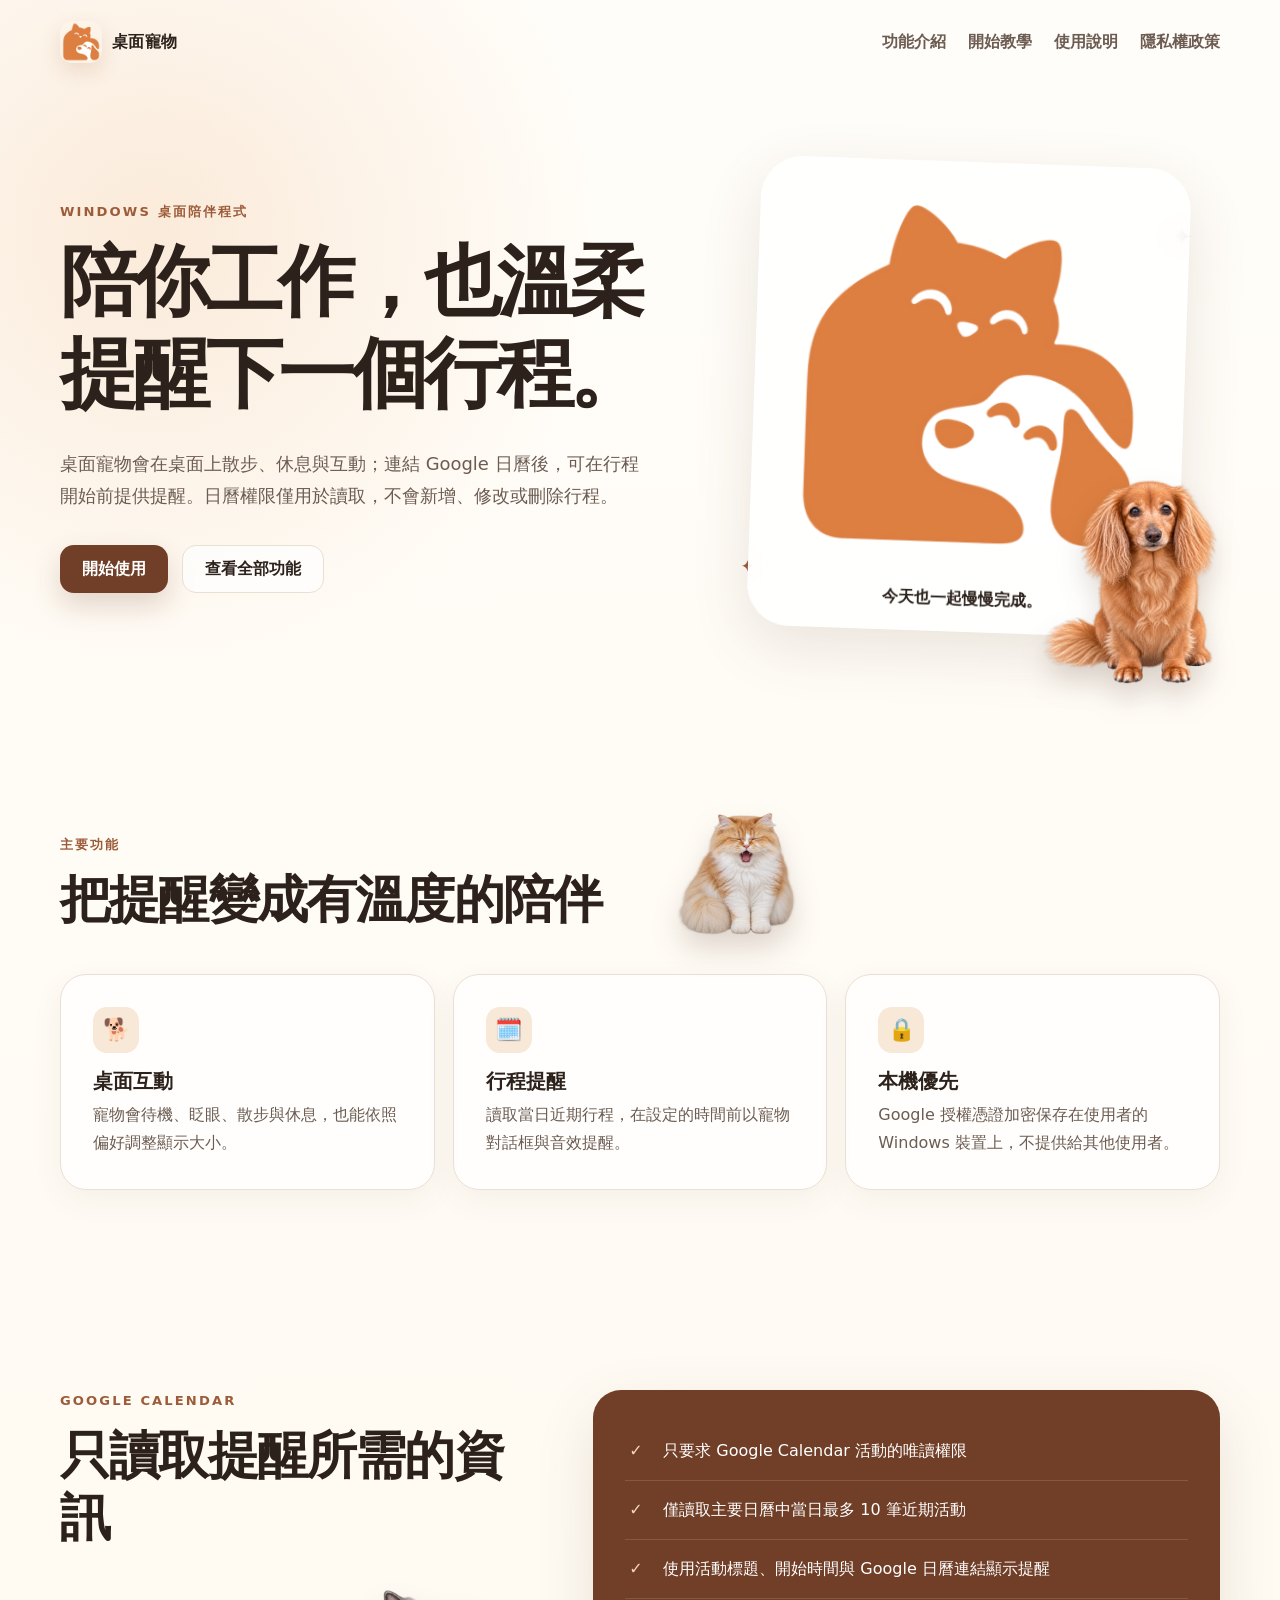
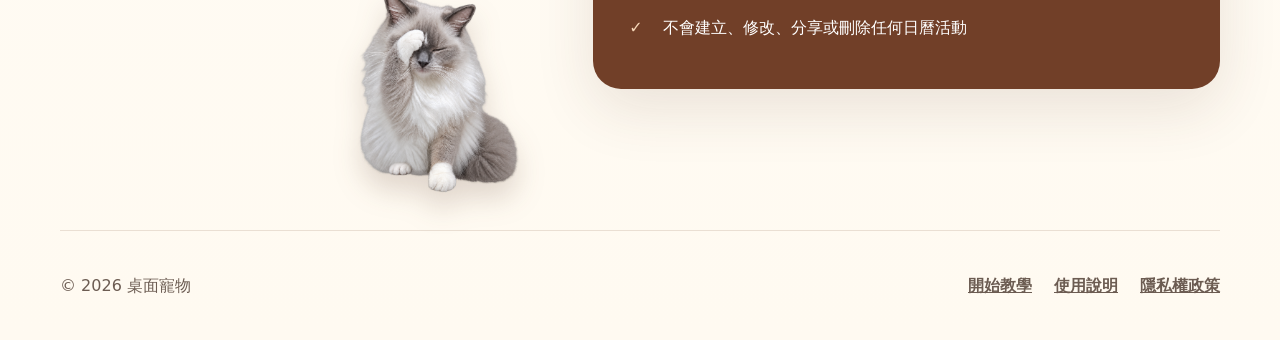
<file: index.html>
<!doctype html>
<html lang="zh-Hant">
<head>
  <meta charset="utf-8">
  <meta name="viewport" content="width=device-width, initial-scale=1">
  <meta name="description" content="ZIPET桌面寵物：在 Windows 桌面陪伴你，並以唯讀方式提供 Google 日曆行程提醒。">
  <title>桌面寵物</title>
  <link rel="stylesheet" href="./styles.css?v=20261027-2">
</head>
<body>
  <header class="site-header">
    <a class="brand" href="./" aria-label="桌面寵物首頁">
      <img class="brand-logo" src="./table-pet-logo.png" alt="">
      <span>桌面寵物</span>
    </a>
    <nav aria-label="主要導覽">
      <a href="./features.html">功能介紹</a>
      <a href="./tutorial.html">開始教學</a>
      <a href="./usage.html">使用說明</a>
      <a href="./privacy.html">隱私權政策</a>
    </nav>
  </header>

  <main>
    <section class="hero">
      <div class="hero-copy">
        <p class="eyebrow">Windows 桌面陪伴程式</p>
        <h1>陪你工作，也溫柔提醒下一個行程。</h1>
        <p class="lead">桌面寵物會在桌面上散步、休息與互動；連結 Google 日曆後，可在行程開始前提供提醒。日曆權限僅用於讀取，不會新增、修改或刪除行程。</p>
        <div class="hero-actions">
          <a class="button primary" href="./tutorial.html">開始使用</a>
          <a class="button secondary" href="./features.html">查看全部功能</a>
        </div>
      </div>
      <div class="pet-scene" aria-label="桌面寵物 Logo">
        <div class="logo-stage">
          <img class="hero-logo" src="./table-pet-logo.png" alt="橘色貓咪與臘腸狗組成的桌面寵物 Logo">
          <p>今天也一起慢慢完成。</p>
        </div>
        <img class="decorative-pet hero-dog" src="./pets/dachshund.webp" alt="金色長毛臘腸狗桌面寵物">
        <span class="spark s1" aria-hidden="true">✦</span>
        <span class="spark s2" aria-hidden="true">✦</span>
      </div>
    </section>

    <section id="features" class="section features-section">
      <div class="section-heading">
        <p class="eyebrow">主要功能</p>
        <h2>把提醒變成有溫度的陪伴</h2>
      </div>
      <img class="decorative-pet feature-cat" src="./pets/cream-cat.webp" alt="微笑的厭世橘白貓桌面寵物">
      <div class="feature-grid">
        <article>
          <span class="icon" aria-hidden="true">🐕</span>
          <h3>桌面互動</h3>
          <p>寵物會待機、眨眼、散步與休息，也能依照偏好調整顯示大小。</p>
        </article>
        <article>
          <span class="icon" aria-hidden="true">🗓️</span>
          <h3>行程提醒</h3>
          <p>讀取當日近期行程，在設定的時間前以寵物對話框與音效提醒。</p>
        </article>
        <article>
          <span class="icon" aria-hidden="true">🔒</span>
          <h3>本機優先</h3>
          <p>Google 授權憑證加密保存在使用者的 Windows 裝置上，不提供給其他使用者。</p>
        </article>
      </div>
    </section>

    <section id="calendar" class="section calendar-section">
      <div class="calendar-copy">
        <p class="eyebrow">Google Calendar</p>
        <h2>只讀取提醒所需的資訊</h2>
        <img class="decorative-pet calendar-joco" src="./pets/joco.webp" alt="正在洗臉的 JOCO 布偶貓桌面寵物">
      </div>
      <ul class="check-list">
        <li>只要求 Google Calendar 活動的唯讀權限</li>
        <li>僅讀取主要日曆中當日最多 10 筆近期活動</li>
        <li>使用活動標題、開始時間與 Google 日曆連結顯示提醒</li>
        <li>不會建立、修改、分享或刪除任何日曆活動</li>
      </ul>
    </section>
  </main>

  <footer>
    <p>© 2026 桌面寵物</p>
    <div class="footer-links">
      <a href="./tutorial.html">開始教學</a>
      <a href="./usage.html">使用說明</a>
      <a href="./privacy.html">隱私權政策</a>
    </div>
  </footer>
</body>
</html>
</file>
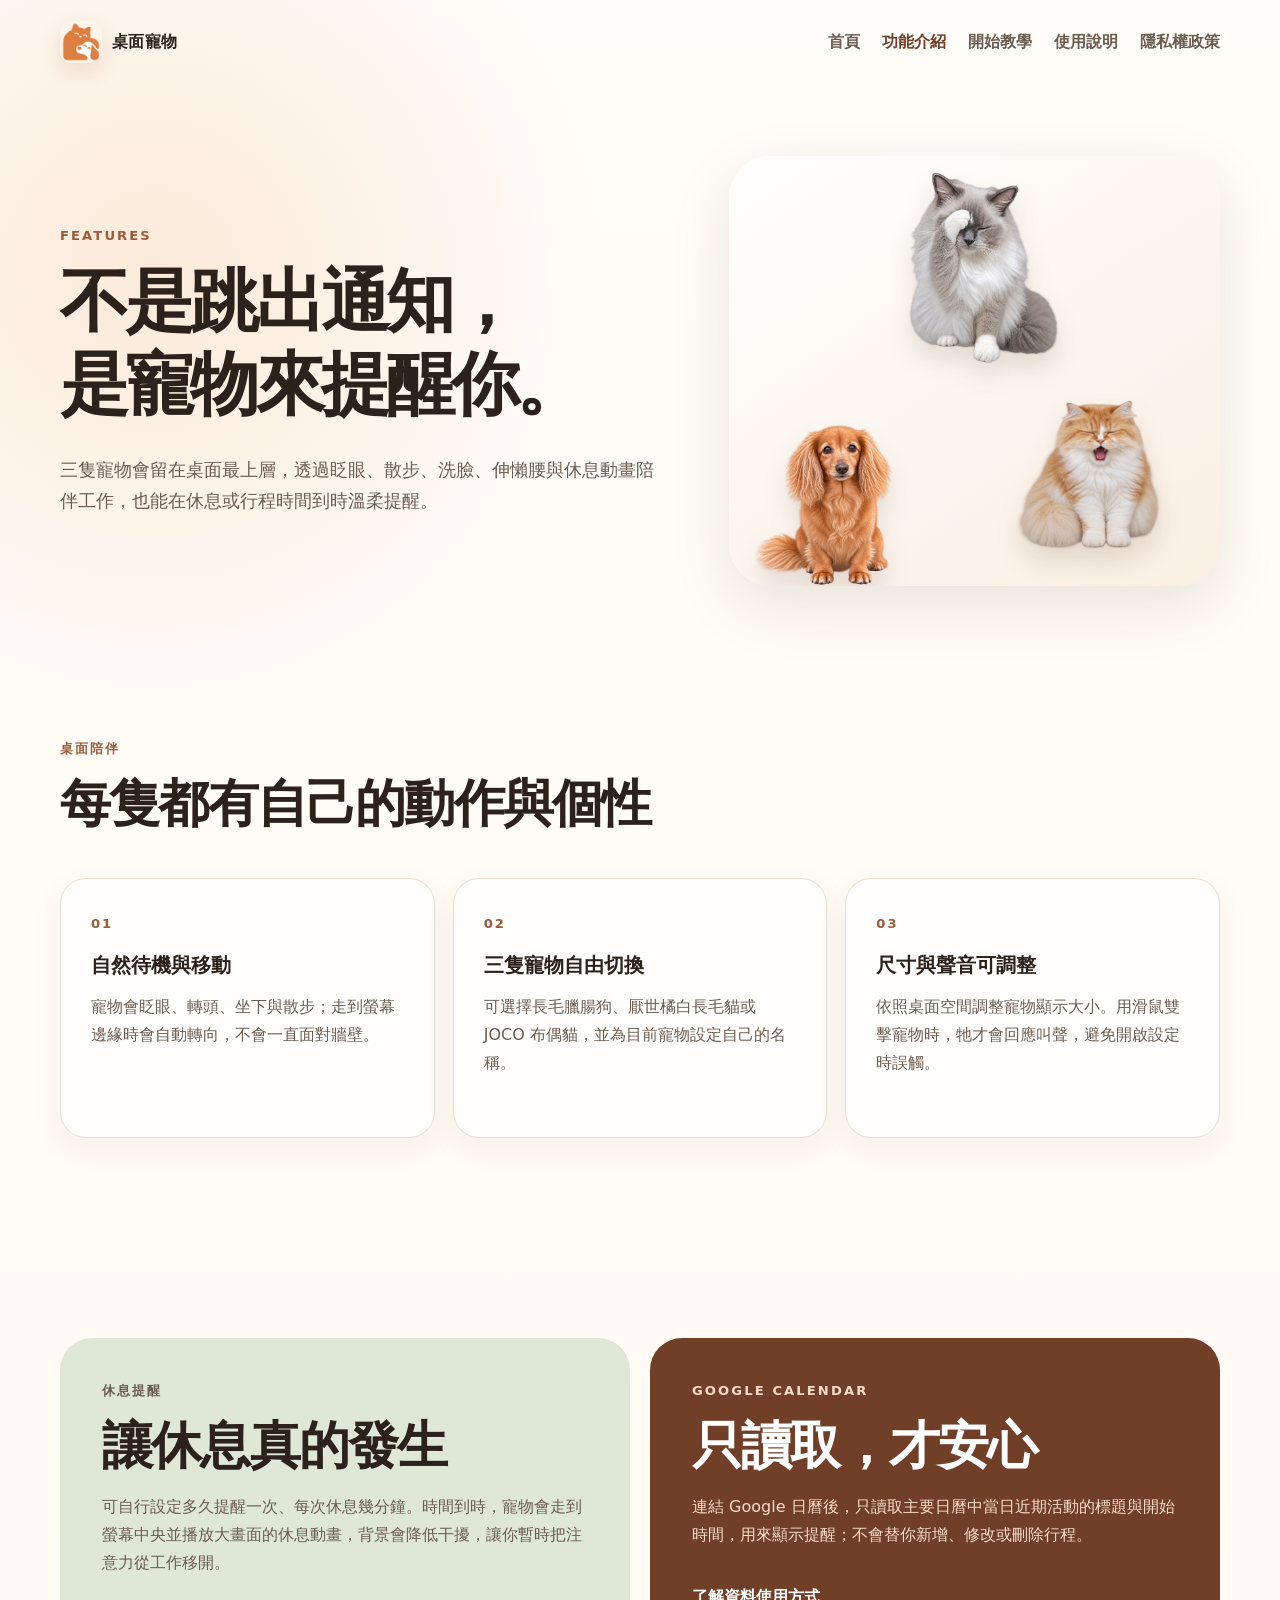
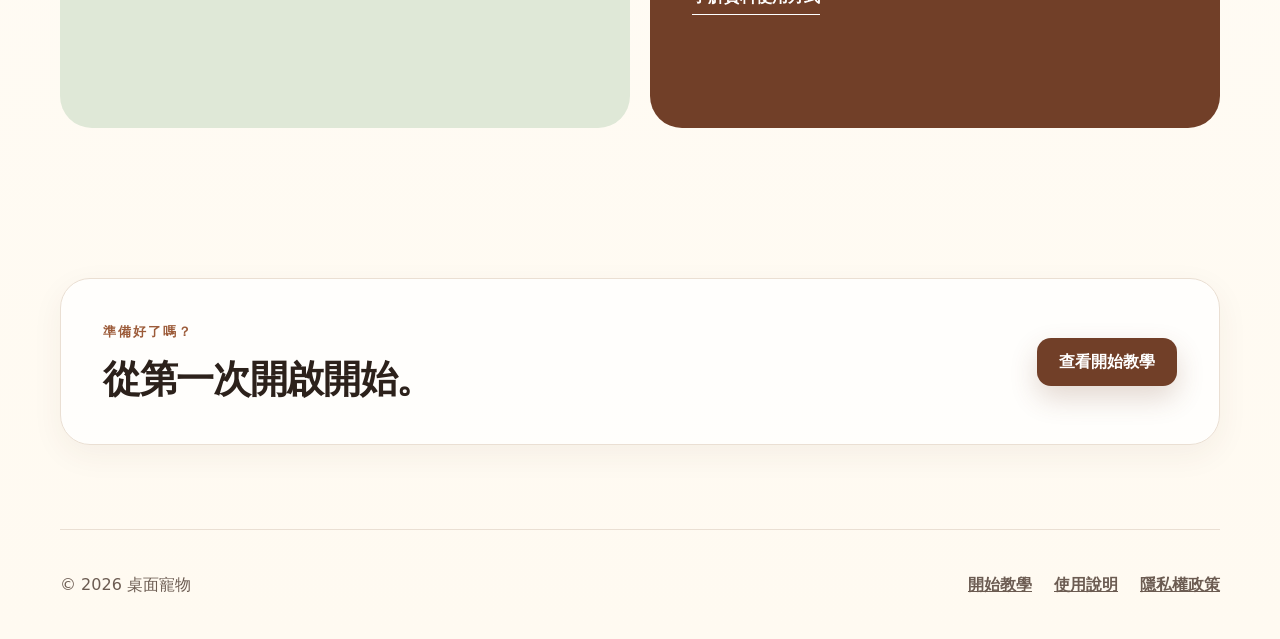
<file: features.html>
<!doctype html>
<html lang="zh-Hant">
<head>
  <meta charset="utf-8">
  <meta name="viewport" content="width=device-width, initial-scale=1">
  <meta name="description" content="ZIPET 桌面寵物功能介紹：三隻寵物、桌面互動、休息提醒、音效與 Google 日曆行程提醒。">
  <title>功能介紹｜桌面寵物</title>
  <link rel="stylesheet" href="./styles.css?v=20261027-2">
</head>
<body>
  <header class="site-header">
    <a class="brand" href="./" aria-label="返回桌面寵物首頁">
      <img class="brand-logo" src="./table-pet-logo.png" alt="">
      <span>桌面寵物</span>
    </a>
    <nav aria-label="主要導覽">
      <a href="./">首頁</a>
      <a aria-current="page" href="./features.html">功能介紹</a>
      <a href="./tutorial.html">開始教學</a>
      <a href="./usage.html">使用說明</a>
      <a href="./privacy.html">隱私權政策</a>
    </nav>
  </header>

  <main class="content-page">
    <section class="page-intro feature-intro">
      <div>
        <p class="eyebrow">Features</p>
        <h1>不是跳出通知，<br>是寵物來提醒你。</h1>
        <p class="lead">三隻寵物會留在桌面最上層，透過眨眼、散步、洗臉、伸懶腰與休息動畫陪伴工作，也能在休息或行程時間到時溫柔提醒。</p>
      </div>
      <div class="pet-trio" aria-label="桌面寵物的三隻角色">
        <img src="./pets/dachshund.webp" alt="金色長毛臘腸狗">
        <img src="./pets/cream-cat.webp" alt="厭世橘白長毛貓">
        <img src="./pets/joco.webp" alt="JOCO 布偶貓">
      </div>
    </section>

    <section class="section detail-section">
      <div class="section-heading">
        <p class="eyebrow">桌面陪伴</p>
        <h2>每隻都有自己的動作與個性</h2>
      </div>
      <div class="detail-grid">
        <article class="detail-card">
          <span class="number">01</span>
          <h3>自然待機與移動</h3>
          <p>寵物會眨眼、轉頭、坐下與散步；走到螢幕邊緣時會自動轉向，不會一直面對牆壁。</p>
        </article>
        <article class="detail-card">
          <span class="number">02</span>
          <h3>三隻寵物自由切換</h3>
          <p>可選擇長毛臘腸狗、厭世橘白長毛貓或 JOCO 布偶貓，並為目前寵物設定自己的名稱。</p>
        </article>
        <article class="detail-card">
          <span class="number">03</span>
          <h3>尺寸與聲音可調整</h3>
          <p>依照桌面空間調整寵物顯示大小。用滑鼠雙擊寵物時，牠才會回應叫聲，避免開啟設定時誤觸。</p>
        </article>
      </div>
    </section>

    <section class="section split-feature">
      <div class="split-card warm-card">
        <p class="eyebrow">休息提醒</p>
        <h2>讓休息真的發生</h2>
        <p>可自行設定多久提醒一次、每次休息幾分鐘。時間到時，寵物會走到螢幕中央並播放大畫面的休息動畫，背景會降低干擾，讓你暫時把注意力從工作移開。</p>
      </div>
      <div class="split-card dark-card">
        <p class="eyebrow">Google Calendar</p>
        <h2>只讀取，才安心</h2>
        <p>連結 Google 日曆後，只讀取主要日曆中當日近期活動的標題與開始時間，用來顯示提醒；不會替你新增、修改或刪除行程。</p>
        <a class="inline-button" href="./privacy.html">了解資料使用方式</a>
      </div>
    </section>

    <section class="page-cta">
      <div>
        <p class="eyebrow">準備好了嗎？</p>
        <h2>從第一次開啟開始。</h2>
      </div>
      <a class="button primary" href="./tutorial.html">查看開始教學</a>
    </section>
  </main>

  <footer>
    <p>© 2026 桌面寵物</p>
    <div class="footer-links">
      <a href="./tutorial.html">開始教學</a>
      <a href="./usage.html">使用說明</a>
      <a href="./privacy.html">隱私權政策</a>
    </div>
  </footer>
</body>
</html>
</file>
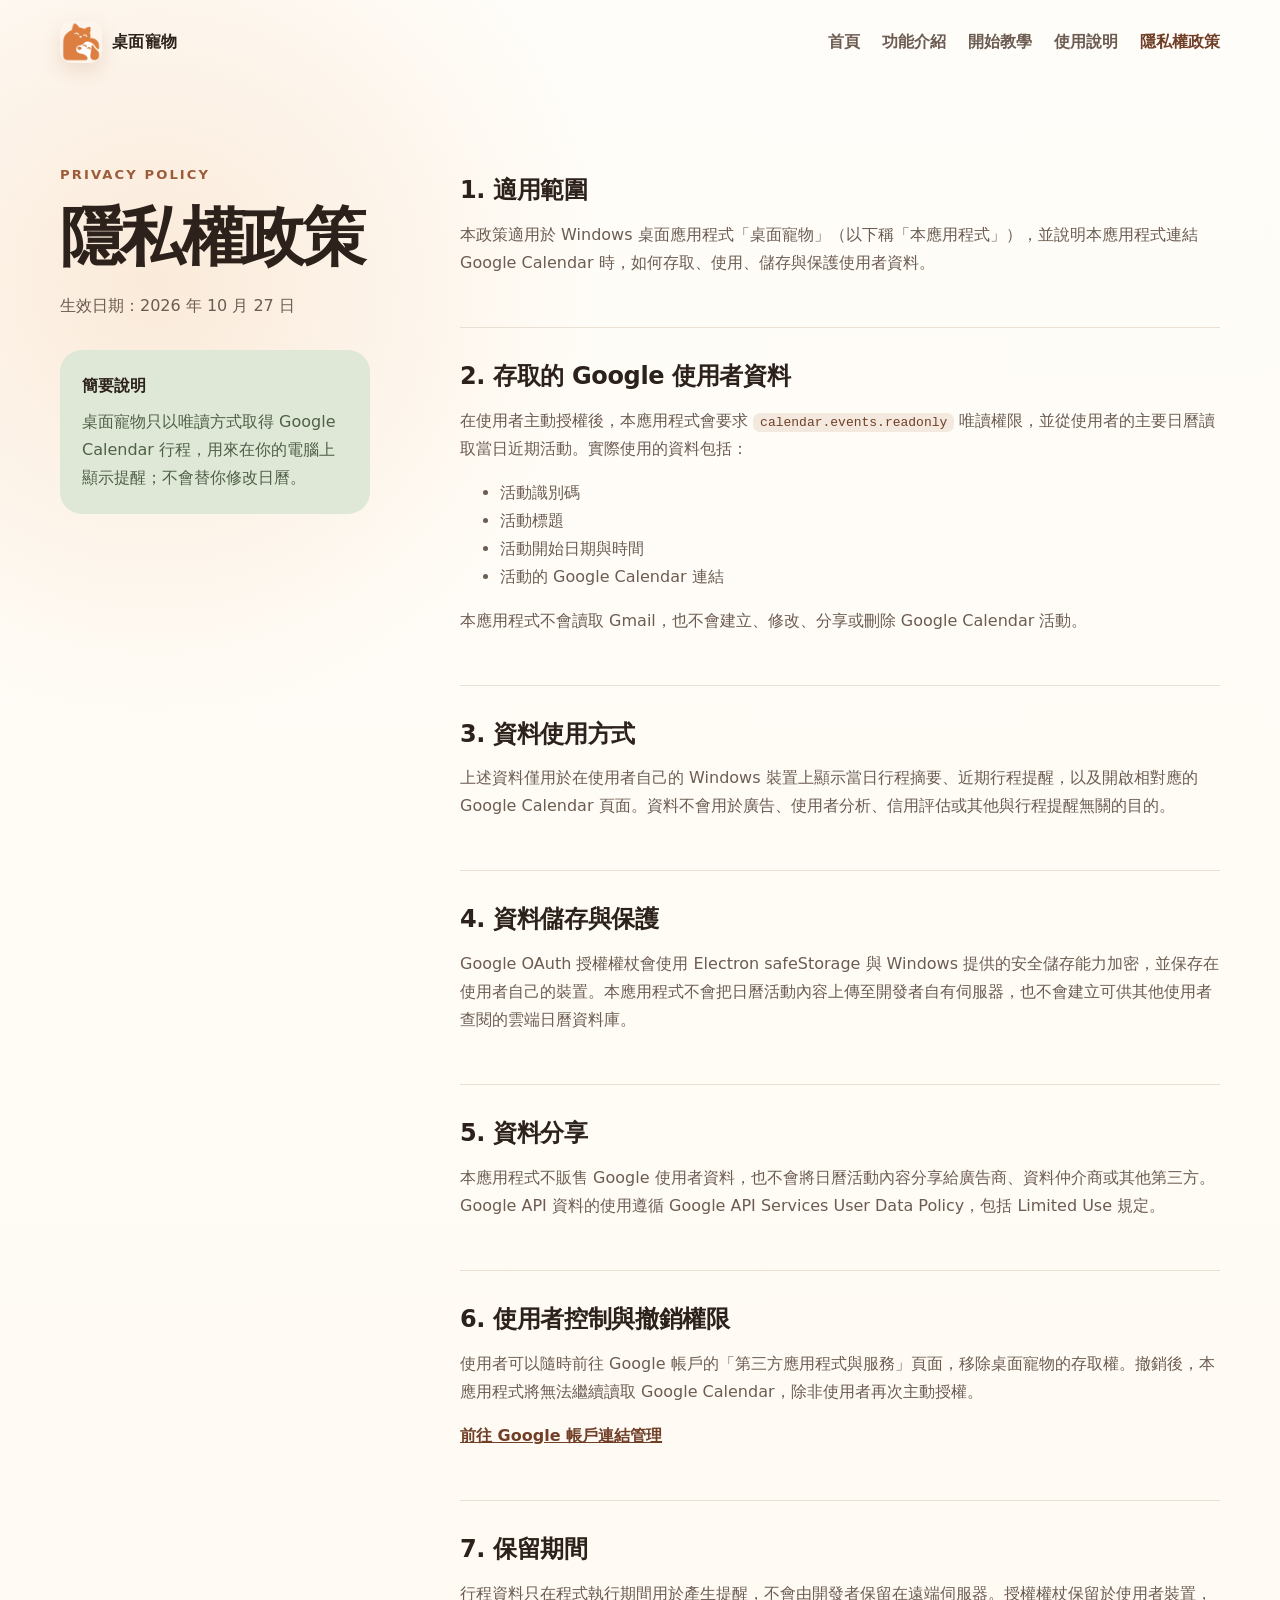
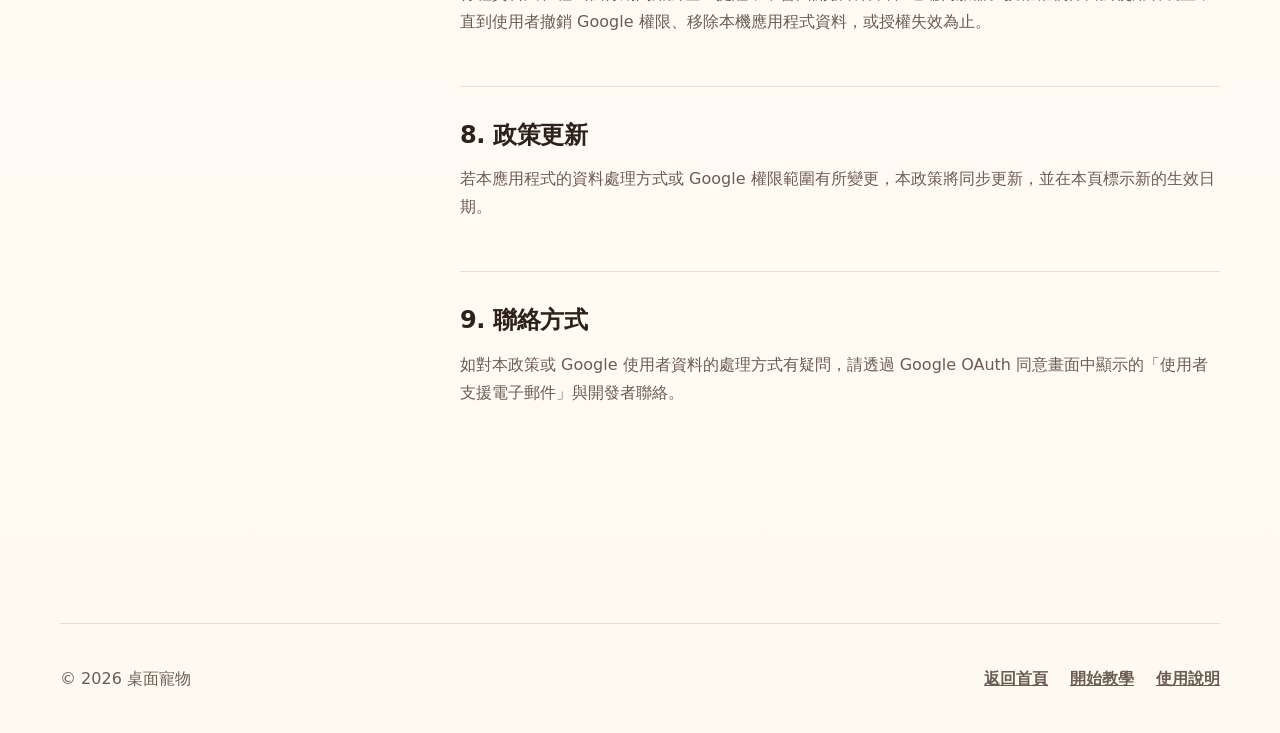
<file: privacy.html>
<!doctype html>
<html lang="zh-Hant">
<head>
  <meta charset="utf-8">
  <meta name="viewport" content="width=device-width, initial-scale=1">
  <meta name="description" content="ZIPET桌面寵物隱私權政策，說明 Google Calendar 資料的存取、使用與保護方式。">
  <title>隱私權政策｜桌面寵物</title>
  <link rel="stylesheet" href="./styles.css?v=20261027-2">
</head>
<body>
  <header class="site-header">
    <a class="brand" href="./" aria-label="返回桌面寵物首頁">
      <img class="brand-logo" src="./table-pet-logo.png" alt="">
      <span>桌面寵物</span>
    </a>
    <nav aria-label="主要導覽">
      <a href="./">首頁</a>
      <a href="./features.html">功能介紹</a>
      <a href="./tutorial.html">開始教學</a>
      <a href="./usage.html">使用說明</a>
      <a aria-current="page" href="./privacy.html">隱私權政策</a>
    </nav>
  </header>

  <main class="policy-shell">
    <aside class="policy-summary">
      <p class="eyebrow">Privacy Policy</p>
      <h1>隱私權政策</h1>
      <p>生效日期：2026 年 10 月 27 日</p>
      <div class="summary-card">
        <strong>簡要說明</strong>
        <p>桌面寵物只以唯讀方式取得 Google Calendar 行程，用來在你的電腦上顯示提醒；不會替你修改日曆。</p>
      </div>
    </aside>

    <article class="policy-content">
      <section>
        <h2>1. 適用範圍</h2>
        <p>本政策適用於 Windows 桌面應用程式「桌面寵物」（以下稱「本應用程式」），並說明本應用程式連結 Google Calendar 時，如何存取、使用、儲存與保護使用者資料。</p>
      </section>

      <section>
        <h2>2. 存取的 Google 使用者資料</h2>
        <p>在使用者主動授權後，本應用程式會要求 <code>calendar.events.readonly</code> 唯讀權限，並從使用者的主要日曆讀取當日近期活動。實際使用的資料包括：</p>
        <ul>
          <li>活動識別碼</li>
          <li>活動標題</li>
          <li>活動開始日期與時間</li>
          <li>活動的 Google Calendar 連結</li>
        </ul>
        <p>本應用程式不會讀取 Gmail，也不會建立、修改、分享或刪除 Google Calendar 活動。</p>
      </section>

      <section>
        <h2>3. 資料使用方式</h2>
        <p>上述資料僅用於在使用者自己的 Windows 裝置上顯示當日行程摘要、近期行程提醒，以及開啟相對應的 Google Calendar 頁面。資料不會用於廣告、使用者分析、信用評估或其他與行程提醒無關的目的。</p>
      </section>

      <section>
        <h2>4. 資料儲存與保護</h2>
        <p>Google OAuth 授權權杖會使用 Electron safeStorage 與 Windows 提供的安全儲存能力加密，並保存在使用者自己的裝置。本應用程式不會把日曆活動內容上傳至開發者自有伺服器，也不會建立可供其他使用者查閱的雲端日曆資料庫。</p>
      </section>

      <section>
        <h2>5. 資料分享</h2>
        <p>本應用程式不販售 Google 使用者資料，也不會將日曆活動內容分享給廣告商、資料仲介商或其他第三方。Google API 資料的使用遵循 Google API Services User Data Policy，包括 Limited Use 規定。</p>
      </section>

      <section>
        <h2>6. 使用者控制與撤銷權限</h2>
        <p>使用者可以隨時前往 Google 帳戶的「第三方應用程式與服務」頁面，移除桌面寵物的存取權。撤銷後，本應用程式將無法繼續讀取 Google Calendar，除非使用者再次主動授權。</p>
        <p><a class="text-link" href="https://myaccount.google.com/connections" target="_blank" rel="noopener noreferrer">前往 Google 帳戶連結管理</a></p>
      </section>

      <section>
        <h2>7. 保留期間</h2>
        <p>行程資料只在程式執行期間用於產生提醒，不會由開發者保留在遠端伺服器。授權權杖保留於使用者裝置，直到使用者撤銷 Google 權限、移除本機應用程式資料，或授權失效為止。</p>
      </section>

      <section>
        <h2>8. 政策更新</h2>
        <p>若本應用程式的資料處理方式或 Google 權限範圍有所變更，本政策將同步更新，並在本頁標示新的生效日期。</p>
      </section>

      <section>
        <h2>9. 聯絡方式</h2>
        <p>如對本政策或 Google 使用者資料的處理方式有疑問，請透過 Google OAuth 同意畫面中顯示的「使用者支援電子郵件」與開發者聯絡。</p>
      </section>
    </article>
  </main>

  <footer>
    <p>© 2026 桌面寵物</p>
    <div class="footer-links">
      <a href="./">返回首頁</a>
      <a href="./tutorial.html">開始教學</a>
      <a href="./usage.html">使用說明</a>
    </div>
  </footer>
</body>
</html>
</file>
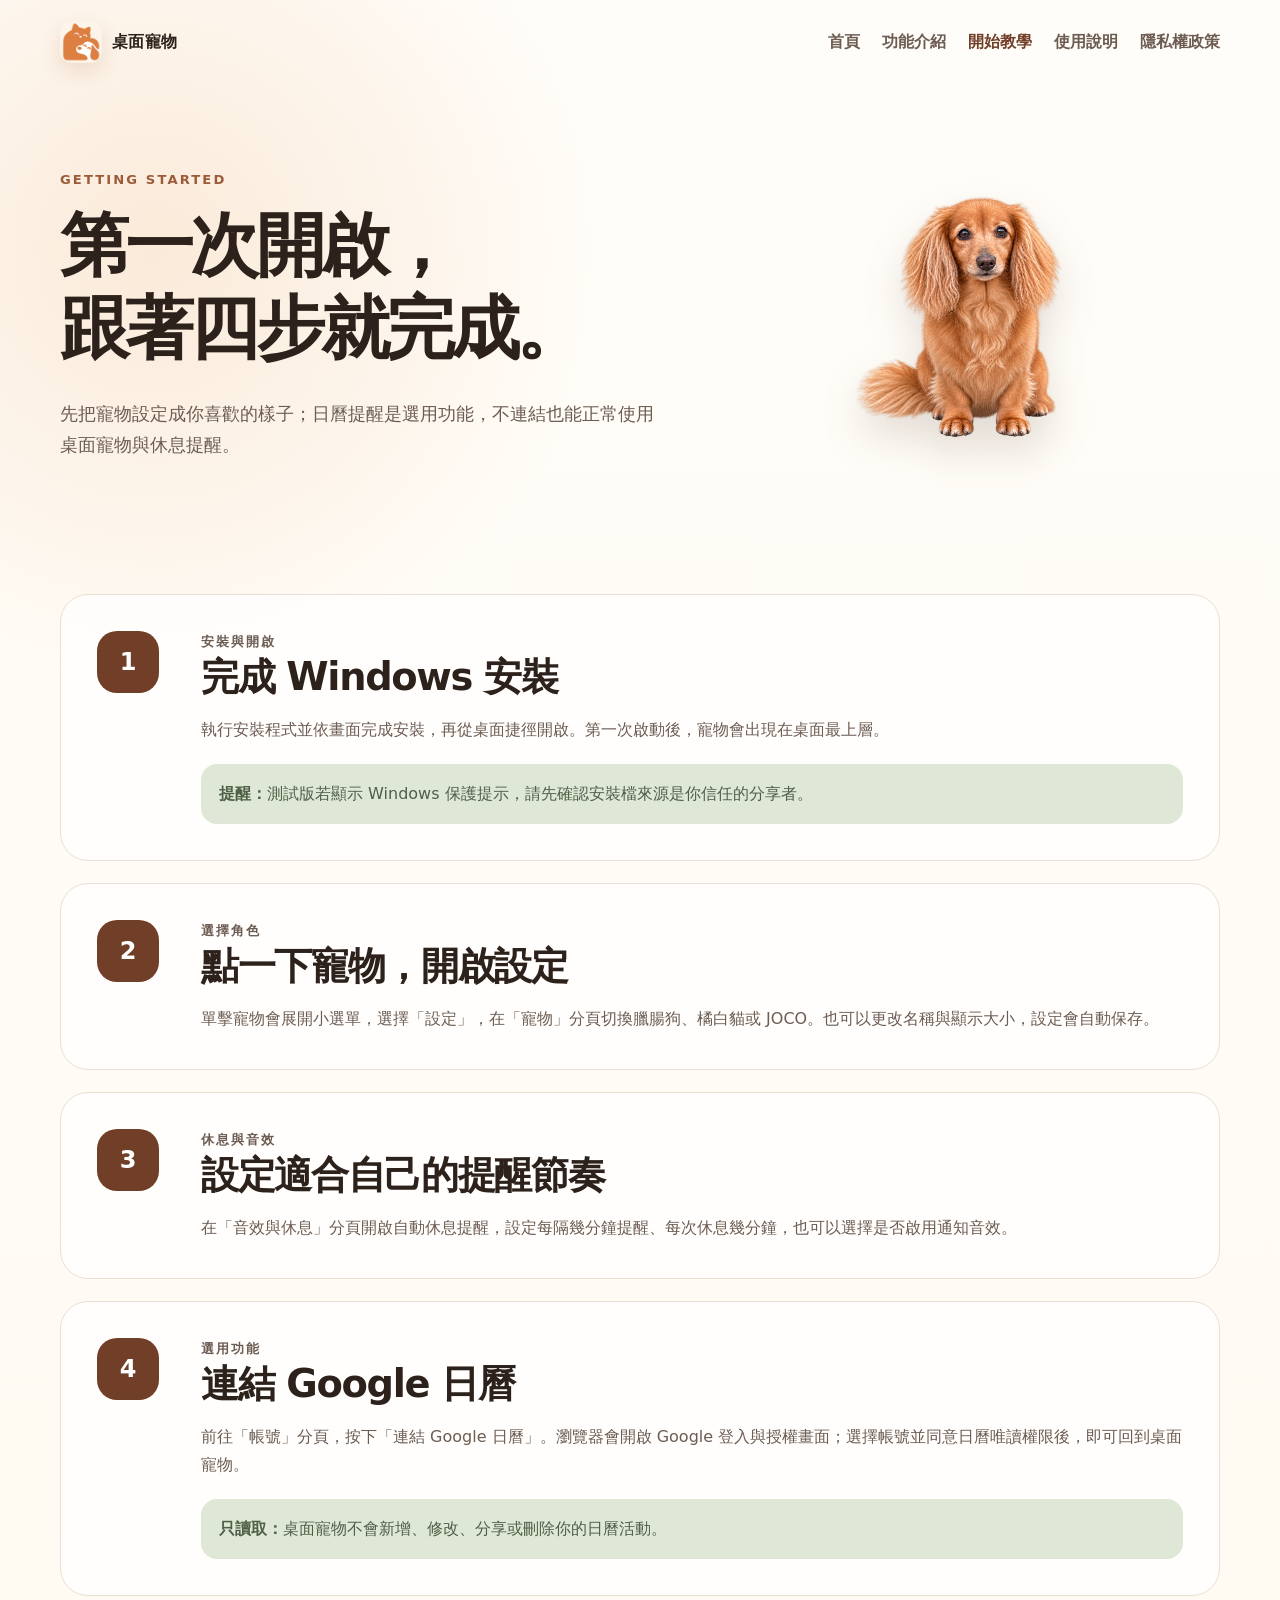
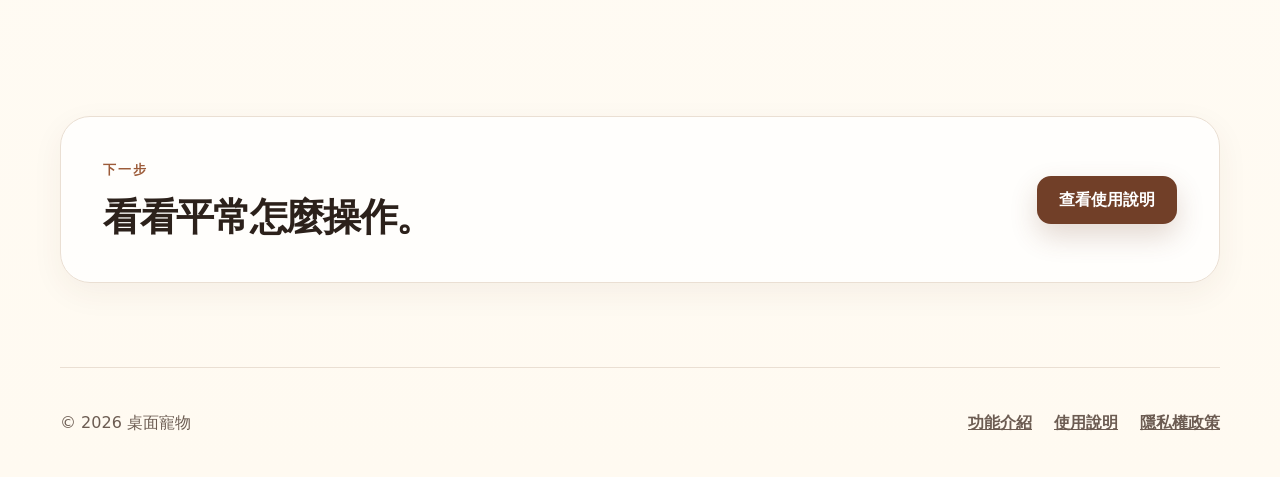
<file: tutorial.html>
<!doctype html>
<html lang="zh-Hant">
<head>
  <meta charset="utf-8">
  <meta name="viewport" content="width=device-width, initial-scale=1">
  <meta name="description" content="ZIPET 桌面寵物開始教學：安裝、選擇寵物、調整名稱與大小，以及連結 Google 日曆。">
  <title>開始教學｜桌面寵物</title>
  <link rel="stylesheet" href="./styles.css?v=20261027-2">
</head>
<body>
  <header class="site-header">
    <a class="brand" href="./" aria-label="返回桌面寵物首頁">
      <img class="brand-logo" src="./table-pet-logo.png" alt="">
      <span>桌面寵物</span>
    </a>
    <nav aria-label="主要導覽">
      <a href="./">首頁</a>
      <a href="./features.html">功能介紹</a>
      <a aria-current="page" href="./tutorial.html">開始教學</a>
      <a href="./usage.html">使用說明</a>
      <a href="./privacy.html">隱私權政策</a>
    </nav>
  </header>

  <main class="content-page guide-page">
    <section class="page-intro compact-intro">
      <div>
        <p class="eyebrow">Getting Started</p>
        <h1>第一次開啟，<br>跟著四步就完成。</h1>
        <p class="lead">先把寵物設定成你喜歡的樣子；日曆提醒是選用功能，不連結也能正常使用桌面寵物與休息提醒。</p>
      </div>
      <img class="intro-pet" src="./pets/dachshund.webp" alt="坐著的長毛臘腸狗">
    </section>

    <section class="steps" aria-label="桌面寵物設定步驟">
      <article class="step-card">
        <div class="step-number">1</div>
        <div>
          <p class="eyebrow">安裝與開啟</p>
          <h2>完成 Windows 安裝</h2>
          <p>執行安裝程式並依畫面完成安裝，再從桌面捷徑開啟。第一次啟動後，寵物會出現在桌面最上層。</p>
          <div class="tip"><strong>提醒：</strong>測試版若顯示 Windows 保護提示，請先確認安裝檔來源是你信任的分享者。</div>
        </div>
      </article>

      <article class="step-card">
        <div class="step-number">2</div>
        <div>
          <p class="eyebrow">選擇角色</p>
          <h2>點一下寵物，開啟設定</h2>
          <p>單擊寵物會展開小選單，選擇「設定」，在「寵物」分頁切換臘腸狗、橘白貓或 JOCO。也可以更改名稱與顯示大小，設定會自動保存。</p>
        </div>
      </article>

      <article class="step-card">
        <div class="step-number">3</div>
        <div>
          <p class="eyebrow">休息與音效</p>
          <h2>設定適合自己的提醒節奏</h2>
          <p>在「音效與休息」分頁開啟自動休息提醒，設定每隔幾分鐘提醒、每次休息幾分鐘，也可以選擇是否啟用通知音效。</p>
        </div>
      </article>

      <article class="step-card">
        <div class="step-number">4</div>
        <div>
          <p class="eyebrow">選用功能</p>
          <h2>連結 Google 日曆</h2>
          <p>前往「帳號」分頁，按下「連結 Google 日曆」。瀏覽器會開啟 Google 登入與授權畫面；選擇帳號並同意日曆唯讀權限後，即可回到桌面寵物。</p>
          <div class="tip"><strong>只讀取：</strong>桌面寵物不會新增、修改、分享或刪除你的日曆活動。</div>
        </div>
      </article>
    </section>

    <section class="page-cta">
      <div>
        <p class="eyebrow">下一步</p>
        <h2>看看平常怎麼操作。</h2>
      </div>
      <a class="button primary" href="./usage.html">查看使用說明</a>
    </section>
  </main>

  <footer>
    <p>© 2026 桌面寵物</p>
    <div class="footer-links">
      <a href="./features.html">功能介紹</a>
      <a href="./usage.html">使用說明</a>
      <a href="./privacy.html">隱私權政策</a>
    </div>
  </footer>
</body>
</html>
</file>
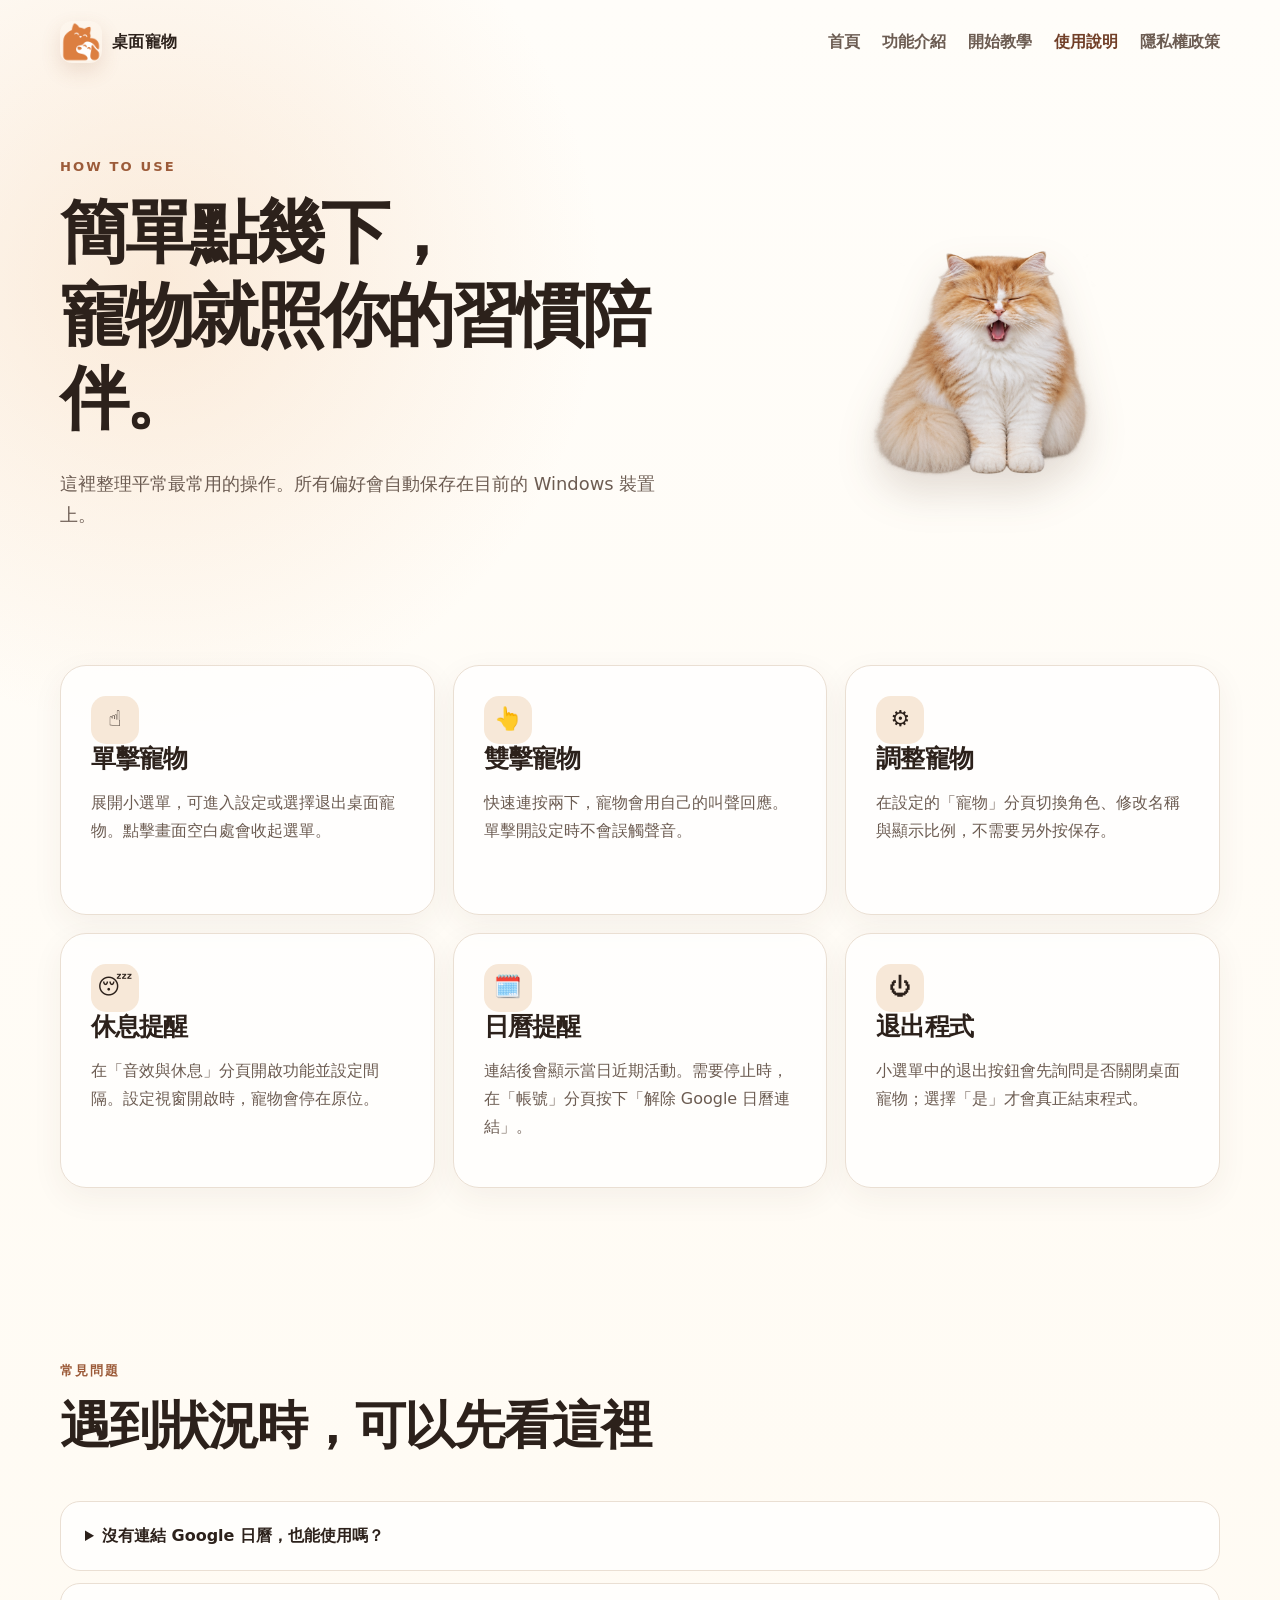
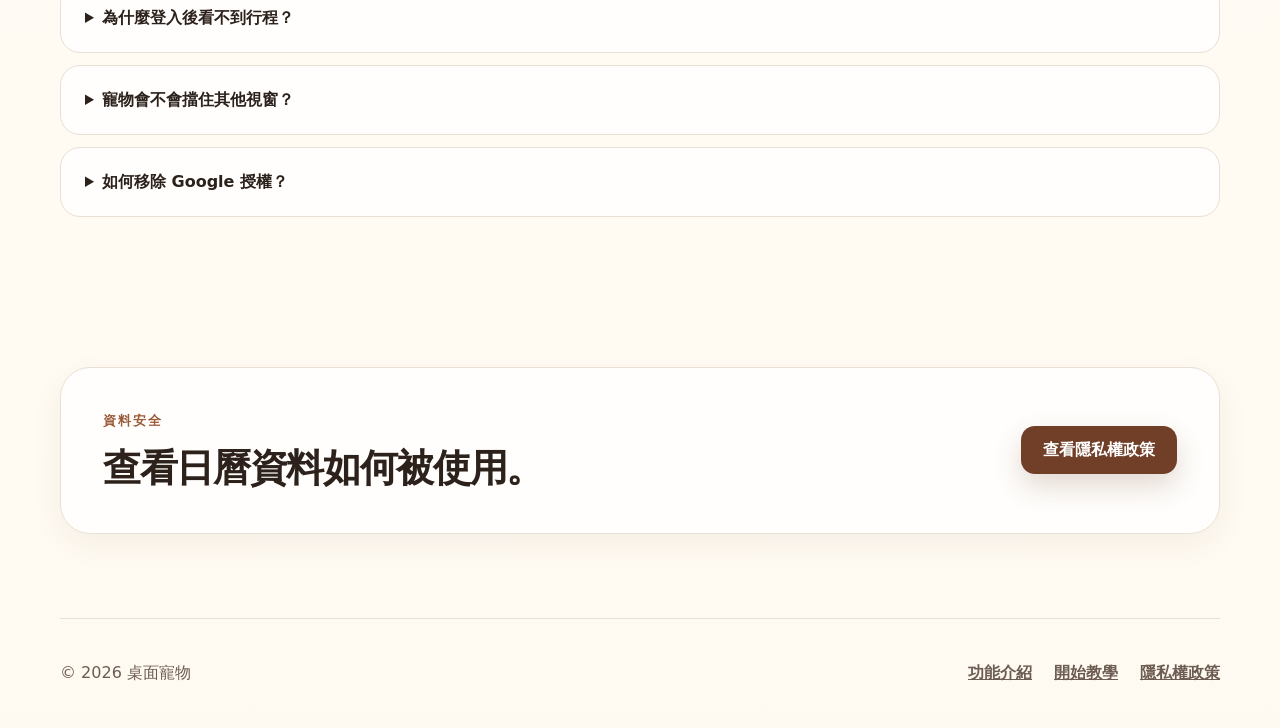
<file: usage.html>
<!doctype html>
<html lang="zh-Hant">
<head>
  <meta charset="utf-8">
  <meta name="viewport" content="width=device-width, initial-scale=1">
  <meta name="description" content="ZIPET 桌面寵物使用說明：點擊操作、設定、休息提醒、Google 日曆及程式退出方式。">
  <title>使用說明｜桌面寵物</title>
  <link rel="stylesheet" href="./styles.css?v=20261027-2">
</head>
<body>
  <header class="site-header">
    <a class="brand" href="./" aria-label="返回桌面寵物首頁">
      <img class="brand-logo" src="./table-pet-logo.png" alt="">
      <span>桌面寵物</span>
    </a>
    <nav aria-label="主要導覽">
      <a href="./">首頁</a>
      <a href="./features.html">功能介紹</a>
      <a href="./tutorial.html">開始教學</a>
      <a aria-current="page" href="./usage.html">使用說明</a>
      <a href="./privacy.html">隱私權政策</a>
    </nav>
  </header>

  <main class="content-page usage-page">
    <section class="page-intro compact-intro usage-intro">
      <div>
        <p class="eyebrow">How to Use</p>
        <h1>簡單點幾下，<br>寵物就照你的習慣陪伴。</h1>
        <p class="lead">這裡整理平常最常用的操作。所有偏好會自動保存在目前的 Windows 裝置上。</p>
      </div>
      <img class="intro-pet usage-pet" src="./pets/cream-cat.webp" alt="微笑的厭世橘白長毛貓">
    </section>

    <section class="section usage-grid" aria-label="常用操作">
      <article class="usage-card">
        <span class="usage-icon" aria-hidden="true">☝️</span>
        <h2>單擊寵物</h2>
        <p>展開小選單，可進入設定或選擇退出桌面寵物。點擊畫面空白處會收起選單。</p>
      </article>
      <article class="usage-card">
        <span class="usage-icon" aria-hidden="true">👆</span>
        <h2>雙擊寵物</h2>
        <p>快速連按兩下，寵物會用自己的叫聲回應。單擊開設定時不會誤觸聲音。</p>
      </article>
      <article class="usage-card">
        <span class="usage-icon" aria-hidden="true">⚙️</span>
        <h2>調整寵物</h2>
        <p>在設定的「寵物」分頁切換角色、修改名稱與顯示比例，不需要另外按保存。</p>
      </article>
      <article class="usage-card">
        <span class="usage-icon" aria-hidden="true">😴</span>
        <h2>休息提醒</h2>
        <p>在「音效與休息」分頁開啟功能並設定間隔。設定視窗開啟時，寵物會停在原位。</p>
      </article>
      <article class="usage-card">
        <span class="usage-icon" aria-hidden="true">🗓️</span>
        <h2>日曆提醒</h2>
        <p>連結後會顯示當日近期活動。需要停止時，在「帳號」分頁按下「解除 Google 日曆連結」。</p>
      </article>
      <article class="usage-card">
        <span class="usage-icon" aria-hidden="true">⏻</span>
        <h2>退出程式</h2>
        <p>小選單中的退出按鈕會先詢問是否關閉桌面寵物；選擇「是」才會真正結束程式。</p>
      </article>
    </section>

    <section class="section faq-section">
      <div class="section-heading">
        <p class="eyebrow">常見問題</p>
        <h2>遇到狀況時，可以先看這裡</h2>
      </div>
      <div class="faq-list">
        <details>
          <summary>沒有連結 Google 日曆，也能使用嗎？</summary>
          <p>可以。寵物互動、角色切換、音效與休息提醒都能獨立使用；只有行程提醒需要 Google 日曆授權。</p>
        </details>
        <details>
          <summary>為什麼登入後看不到行程？</summary>
          <p>請先確認活動位於 Google 的主要日曆，並且是當日近期活動。也可以在帳號分頁解除連結後重新授權。</p>
        </details>
        <details>
          <summary>寵物會不會擋住其他視窗？</summary>
          <p>寵物會顯示在桌面視窗上方，但透明區域不應阻擋操作。若需要暫時關閉，可從寵物選單選擇退出。</p>
        </details>
        <details>
          <summary>如何移除 Google 授權？</summary>
          <p>在程式的「帳號」分頁按下解除連結，或前往 Google 帳戶的第三方應用程式與服務頁面移除存取權。</p>
        </details>
      </div>
    </section>

    <section class="page-cta">
      <div>
        <p class="eyebrow">資料安全</p>
        <h2>查看日曆資料如何被使用。</h2>
      </div>
      <a class="button primary" href="./privacy.html">查看隱私權政策</a>
    </section>
  </main>

  <footer>
    <p>© 2026 桌面寵物</p>
    <div class="footer-links">
      <a href="./features.html">功能介紹</a>
      <a href="./tutorial.html">開始教學</a>
      <a href="./privacy.html">隱私權政策</a>
    </div>
  </footer>
</body>
</html>
</file>
<file: styles.css>
:root {
  color-scheme: light;
  --ink: #2c211b;
  --muted: #6c5c52;
  --cream: #fffaf1;
  --paper: #ffffff;
  --peach: #f2c8a0;
  --clay: #9c5b39;
  --clay-dark: #713f28;
  --sage: #dfe8d7;
  --line: #eadfd3;
  --shadow: 0 20px 60px rgba(83, 52, 34, .12);
}

* { box-sizing: border-box; }

html {
  max-width: 100%;
  overflow-x: hidden;
  scroll-behavior: smooth;
}

body {
  margin: 0;
  min-height: 100vh;
  max-width: 100%;
  overflow-x: hidden;
  color: var(--ink);
  background:
    radial-gradient(circle at 12% 12%, rgba(242, 200, 160, .35), transparent 28rem),
    linear-gradient(180deg, #fffdf9 0%, var(--cream) 100%);
  font-family: "Segoe UI", "Noto Sans TC", system-ui, sans-serif;
  line-height: 1.75;
}

a { color: inherit; }

.site-header,
footer {
  width: min(1160px, calc(100% - 40px));
  margin: 0 auto;
  display: flex;
  align-items: center;
  justify-content: space-between;
}

.site-header { min-height: 84px; }

.brand {
  display: inline-flex;
  align-items: center;
  gap: 10px;
  font-weight: 800;
  text-decoration: none;
  letter-spacing: .02em;
}

.brand-logo {
  display: block;
  width: 42px;
  height: 42px;
  object-fit: contain;
  border-radius: 12px;
  box-shadow: 0 8px 20px rgba(156, 91, 57, .16);
}

nav { display: flex; align-items: center; gap: 22px; }
nav a { color: var(--muted); font-weight: 650; text-decoration: none; }
nav a:hover, nav a[aria-current="page"] { color: var(--clay-dark); }

main { width: min(1160px, calc(100% - 40px)); margin: 0 auto; }

.hero {
  min-height: 650px;
  display: grid;
  grid-template-columns: minmax(0, 1.08fr) minmax(340px, .92fr);
  align-items: center;
  gap: 70px;
  padding: 72px 0 96px;
}

.eyebrow {
  margin: 0 0 12px;
  color: var(--clay);
  font-weight: 800;
  font-size: .82rem;
  letter-spacing: .16em;
  text-transform: uppercase;
}

h1, h2, h3 { line-height: 1.2; }
h1 { margin: 0; font-size: clamp(2.7rem, 6vw, 5.2rem); letter-spacing: -.055em; }
h2 { margin: 0; font-size: clamp(2rem, 4vw, 3.2rem); letter-spacing: -.035em; }
h3 { margin: 16px 0 8px; font-size: 1.25rem; }

.lead { max-width: 700px; margin: 28px 0 0; color: var(--muted); font-size: 1.12rem; }

.hero-actions { display: flex; flex-wrap: wrap; gap: 14px; margin-top: 34px; }
.button {
  display: inline-flex;
  min-height: 48px;
  align-items: center;
  justify-content: center;
  padding: 0 22px;
  border-radius: 14px;
  font-weight: 750;
  text-decoration: none;
}
.button.primary { color: #fff; background: var(--clay-dark); box-shadow: 0 12px 28px rgba(113, 63, 40, .2); }
.button.secondary { background: rgba(255, 255, 255, .7); border: 1px solid var(--line); }

.pet-scene { position: relative; min-height: 440px; display: grid; place-items: center; }
.logo-stage {
  position: relative;
  z-index: 1;
  width: min(430px, 95%);
  padding: 22px 22px 18px;
  border: 1px solid rgba(255, 255, 255, .92);
  border-radius: 42px;
  background: rgba(255, 255, 255, .82);
  box-shadow: var(--shadow);
  backdrop-filter: blur(14px);
  text-align: center;
  transform: rotate(2deg);
}
.hero-logo { display: block; width: 100%; height: auto; border-radius: 28px; }
.logo-stage p { margin: 16px 0 0; font-weight: 750; }
.decorative-pet {
  display: block;
  position: absolute;
  z-index: 3;
  height: auto;
  pointer-events: none;
  user-select: none;
  filter: drop-shadow(0 16px 14px rgba(83, 52, 34, .18));
}
.hero-dog { width: 330px; right: -88px; bottom: -58px; }
.spark { position: absolute; color: var(--clay); font-size: 24px; }
.s1 { top: 54px; right: 28px; }
.s2 { bottom: 50px; left: 22px; font-size: 17px; }

.section { padding: 100px 0; }
.features-section { position: relative; }
.section-heading { max-width: 760px; margin-bottom: 44px; }
.feature-cat { width: 190px; top: 34px; left: 58%; transform: translateX(-50%); }
.feature-grid { display: grid; grid-template-columns: repeat(3, 1fr); gap: 18px; }
.feature-grid article { padding: 32px; border: 1px solid var(--line); border-radius: 26px; background: rgba(255,255,255,.72); box-shadow: 0 10px 32px rgba(83,52,34,.06); }
.feature-grid p { margin: 0; color: var(--muted); }
.icon { display: inline-grid; place-items: center; width: 46px; height: 46px; border-radius: 14px; background: #f7e8d8; font-size: 22px; }

.calendar-section { display: grid; grid-template-columns: .85fr 1.15fr; gap: 70px; align-items: start; }
.calendar-copy { position: relative; min-height: 340px; }
.calendar-joco { width: 225px; right: -26px; bottom: -72px; }
.check-list { margin: 0; padding: 32px; list-style: none; border-radius: 28px; background: var(--clay-dark); color: #fff; box-shadow: var(--shadow); }
.check-list li { position: relative; padding: 15px 0 15px 38px; border-bottom: 1px solid rgba(255,255,255,.13); }
.check-list li:last-child { border-bottom: 0; }
.check-list li::before { content: "✓"; position: absolute; left: 4px; color: #f6d7b8; font-weight: 900; }

.policy-shell { display: grid; grid-template-columns: 310px minmax(0, 760px); gap: 90px; align-items: start; padding: 80px 0 120px; }
.policy-summary { position: sticky; top: 28px; }
.policy-summary h1 { font-size: clamp(2.5rem, 5vw, 4rem); }
.policy-summary > p:not(.eyebrow) { color: var(--muted); }
.summary-card { margin-top: 30px; padding: 22px; border-radius: 22px; background: var(--sage); }
.summary-card p { margin: 8px 0 0; color: #4f6046; }
.policy-content { padding: 12px 0; }
.policy-content section { padding: 0 0 34px; margin-bottom: 34px; border-bottom: 1px solid var(--line); }
.policy-content section:last-child { border-bottom: 0; }
.policy-content h2 { font-size: 1.5rem; letter-spacing: -.015em; }
.policy-content p, .policy-content li { color: var(--muted); }
.policy-content code { padding: 2px 7px; border-radius: 7px; background: #f3e9df; color: var(--clay-dark); }
.text-link { color: var(--clay-dark); font-weight: 750; }

footer { min-height: 110px; border-top: 1px solid var(--line); color: var(--muted); }
footer a { font-weight: 700; }
.footer-links { display: flex; flex-wrap: wrap; gap: 22px; }

.content-page { padding-bottom: 84px; }
.page-intro {
  min-height: 540px;
  display: grid;
  grid-template-columns: minmax(0, 1.1fr) minmax(340px, .9fr);
  align-items: center;
  gap: 68px;
  padding: 72px 0 80px;
}
.page-intro h1 { font-size: clamp(2.8rem, 5.4vw, 4.8rem); }
.compact-intro { min-height: 470px; }
.intro-pet {
  display: block;
  width: min(390px, 100%);
  max-height: 410px;
  margin: 0 auto;
  object-fit: contain;
  filter: drop-shadow(0 20px 20px rgba(83, 52, 34, .16));
}
.pet-trio {
  position: relative;
  min-height: 430px;
  border-radius: 42px;
  background: linear-gradient(145deg, rgba(255,255,255,.86), rgba(247,232,216,.68));
  box-shadow: var(--shadow);
  overflow: hidden;
}
.pet-trio img { position: absolute; display: block; object-fit: contain; filter: drop-shadow(0 14px 12px rgba(83,52,34,.14)); }
.pet-trio img:nth-child(1) { width: 53%; left: -5%; bottom: -1%; z-index: 2; }
.pet-trio img:nth-child(2) { width: 47%; right: 4%; bottom: 2%; z-index: 3; }
.pet-trio img:nth-child(3) { width: 43%; left: 30%; top: 1%; z-index: 1; }
.detail-section { padding-top: 72px; }
.detail-grid { display: grid; grid-template-columns: repeat(3, 1fr); gap: 18px; }
.detail-card { min-height: 260px; padding: 30px; border: 1px solid var(--line); border-radius: 26px; background: rgba(255,255,255,.76); box-shadow: 0 10px 32px rgba(83,52,34,.06); }
.detail-card .number { color: var(--clay); font-size: .82rem; font-weight: 850; letter-spacing: .15em; }
.detail-card p, .split-card p, .step-card p, .usage-card p, .faq-list p { color: var(--muted); }
.split-feature { display: grid; grid-template-columns: 1fr 1fr; gap: 20px; }
.split-card { min-height: 390px; padding: 42px; border-radius: 32px; }
.warm-card { background: var(--sage); }
.dark-card { color: #fff; background: var(--clay-dark); }
.dark-card .eyebrow, .dark-card p { color: #f7ddc5; }
.inline-button { display: inline-flex; margin-top: 18px; padding-bottom: 3px; border-bottom: 1px solid currentColor; font-weight: 750; text-decoration: none; }
.page-cta { display: flex; align-items: center; justify-content: space-between; gap: 30px; margin-top: 50px; padding: 42px; border: 1px solid var(--line); border-radius: 30px; background: rgba(255,255,255,.76); box-shadow: 0 10px 32px rgba(83,52,34,.06); }
.page-cta h2 { font-size: clamp(1.8rem, 3vw, 2.7rem); }

.steps { display: grid; gap: 22px; padding: 40px 0 70px; }
.step-card { display: grid; grid-template-columns: 76px 1fr; gap: 28px; padding: 36px; border: 1px solid var(--line); border-radius: 28px; background: rgba(255,255,255,.76); }
.step-number { display: grid; place-items: center; width: 62px; height: 62px; border-radius: 20px; color: #fff; background: var(--clay-dark); font-size: 1.5rem; font-weight: 850; }
.step-card h2 { font-size: clamp(1.7rem, 3vw, 2.4rem); }
.step-card p { margin-bottom: 0; }
.tip { margin-top: 20px; padding: 16px 18px; border-radius: 16px; color: #4f6046; background: var(--sage); }

.usage-pet { width: min(350px, 100%); }
.usage-grid { display: grid; grid-template-columns: repeat(3, 1fr); gap: 18px; padding-top: 54px; }
.usage-card { min-height: 250px; padding: 30px; border: 1px solid var(--line); border-radius: 26px; background: rgba(255,255,255,.76); box-shadow: 0 10px 32px rgba(83,52,34,.06); }
.usage-card h2 { font-size: 1.55rem; }
.usage-icon { display: grid; place-items: center; width: 48px; height: 48px; border-radius: 15px; background: #f7e8d8; font-size: 22px; }
.faq-section { padding-top: 72px; }
.faq-list { display: grid; gap: 12px; }
.faq-list details { padding: 0 24px; border: 1px solid var(--line); border-radius: 20px; background: rgba(255,255,255,.75); }
.faq-list summary { padding: 20px 0; color: var(--ink); font-weight: 780; cursor: pointer; }
.faq-list p { margin-top: 0; padding: 0 0 20px; }

@media (max-width: 820px) {
  .site-header { min-height: 72px; align-items: flex-start; padding: 14px 0; }
  nav { max-width: 70%; flex-wrap: wrap; justify-content: flex-end; gap: 5px 14px; font-size: .88rem; }
  .hero, .calendar-section, .policy-shell, .page-intro { grid-template-columns: 1fr; }
  .hero { gap: 24px; padding-top: 48px; }
  .pet-scene { min-height: 390px; }
  .hero-dog { width: 270px; right: -54px; bottom: -30px; }
  .feature-cat { position: relative; top: auto; left: auto; width: 170px; margin: -24px auto 18px; transform: none; }
  .feature-grid { grid-template-columns: 1fr; }
  .calendar-copy { min-height: 300px; }
  .calendar-joco { width: 190px; right: 10%; bottom: -46px; }
  .policy-shell { gap: 32px; padding-top: 48px; }
  .policy-summary { position: static; }
  .page-intro { min-height: 0; gap: 28px; padding-top: 50px; }
  .pet-trio { min-height: 390px; }
  .detail-grid, .usage-grid { grid-template-columns: 1fr; }
  .split-feature { grid-template-columns: 1fr; }
  .split-card { min-height: 0; }
}

@media (max-width: 520px) {
  .site-header, main, footer { width: min(100% - 28px, 1160px); }
  .site-header { display: block; }
  nav { max-width: 100%; margin-top: 12px; justify-content: flex-start; }
  h1 { font-size: 2.65rem; }
  .hero-actions .button { width: 100%; }
  .logo-stage { width: min(360px, 95%); }
  .hero-dog { width: 235px; right: -48px; bottom: -22px; }
  .feature-cat { width: 150px; }
  .calendar-copy { min-height: 270px; }
  .calendar-joco { width: 165px; right: 5%; bottom: -34px; }
  .pet-trio { min-height: 320px; border-radius: 28px; }
  .page-intro h1 { font-size: 2.55rem; }
  .step-card { grid-template-columns: 1fr; padding: 26px; }
  .split-card, .usage-card, .detail-card { padding: 26px; }
  .page-cta { align-items: flex-start; flex-direction: column; padding: 28px; }
  .page-cta .button { width: 100%; }
  footer { align-items: flex-start; flex-direction: column; justify-content: center; gap: 8px; padding: 24px 0; }
  .footer-links { gap: 8px 16px; }
}

@media (prefers-reduced-motion: reduce) {
  html { scroll-behavior: auto; }
}
</file>
